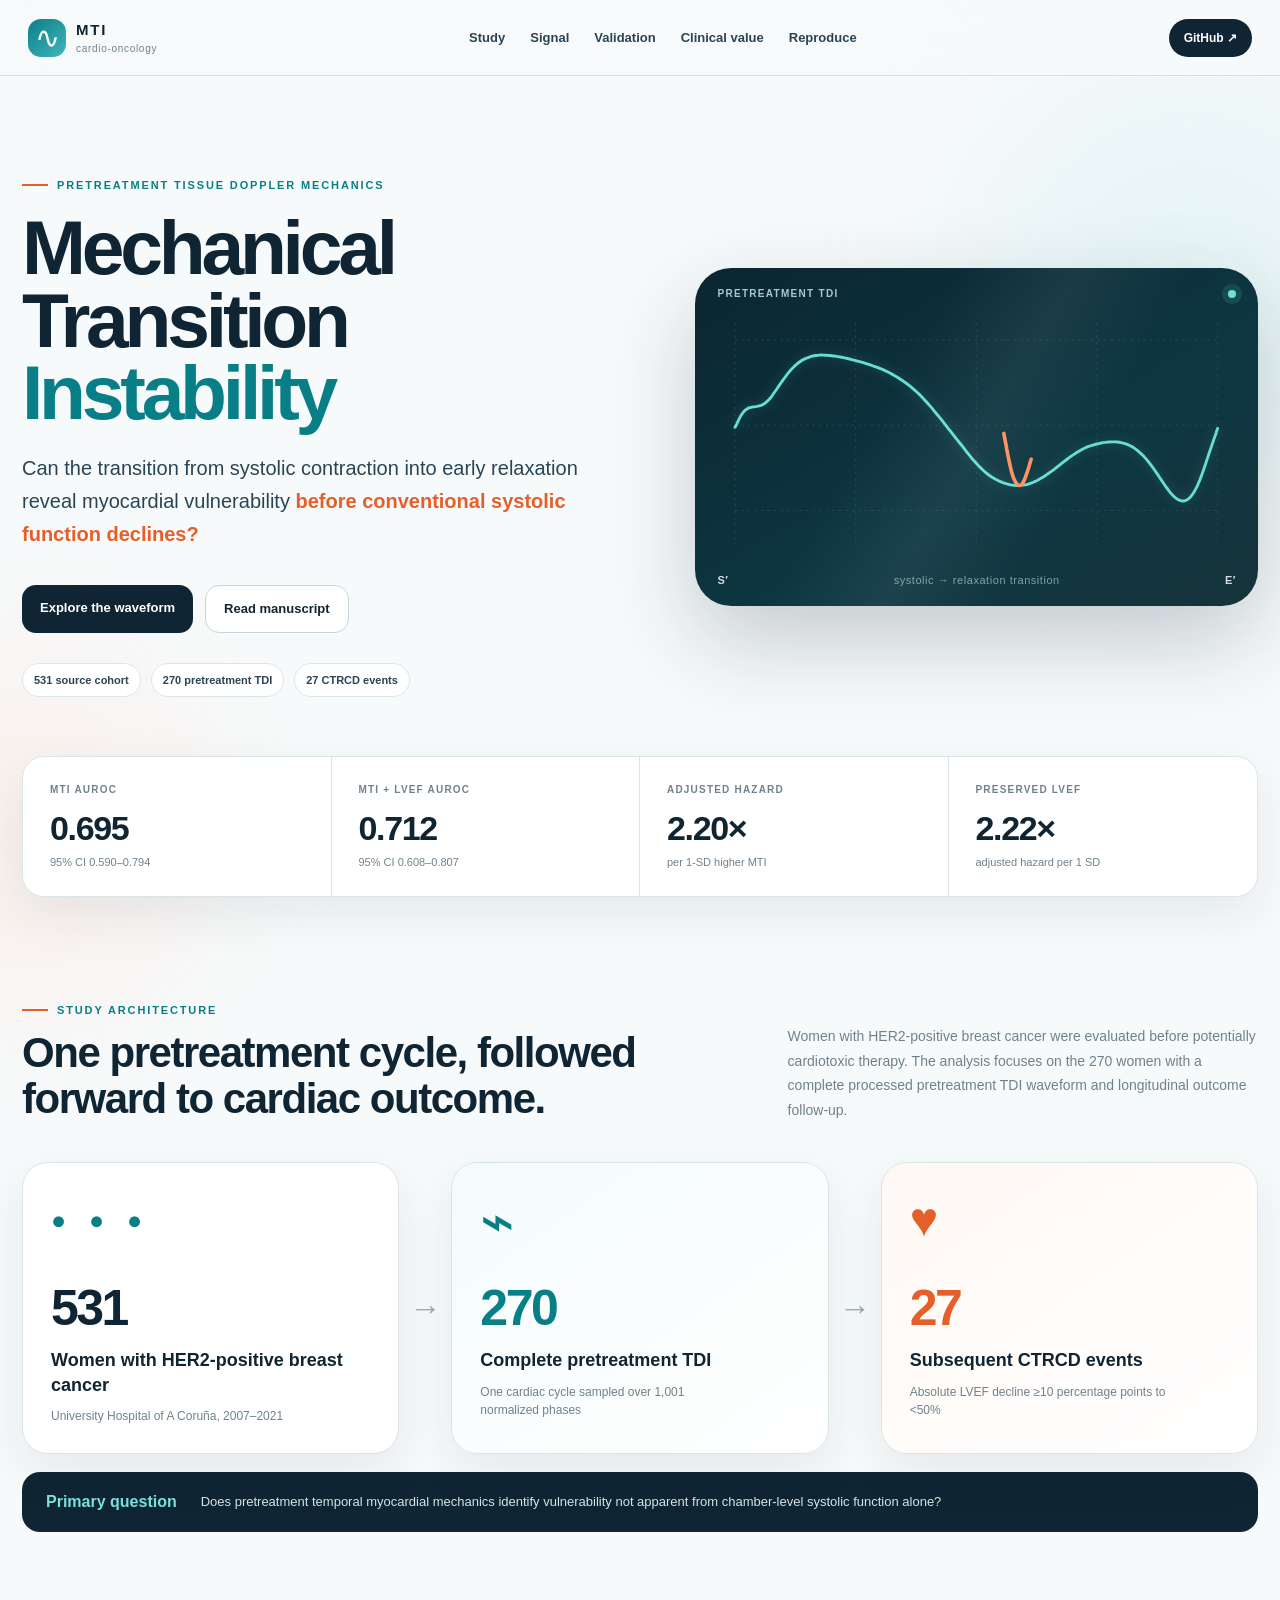
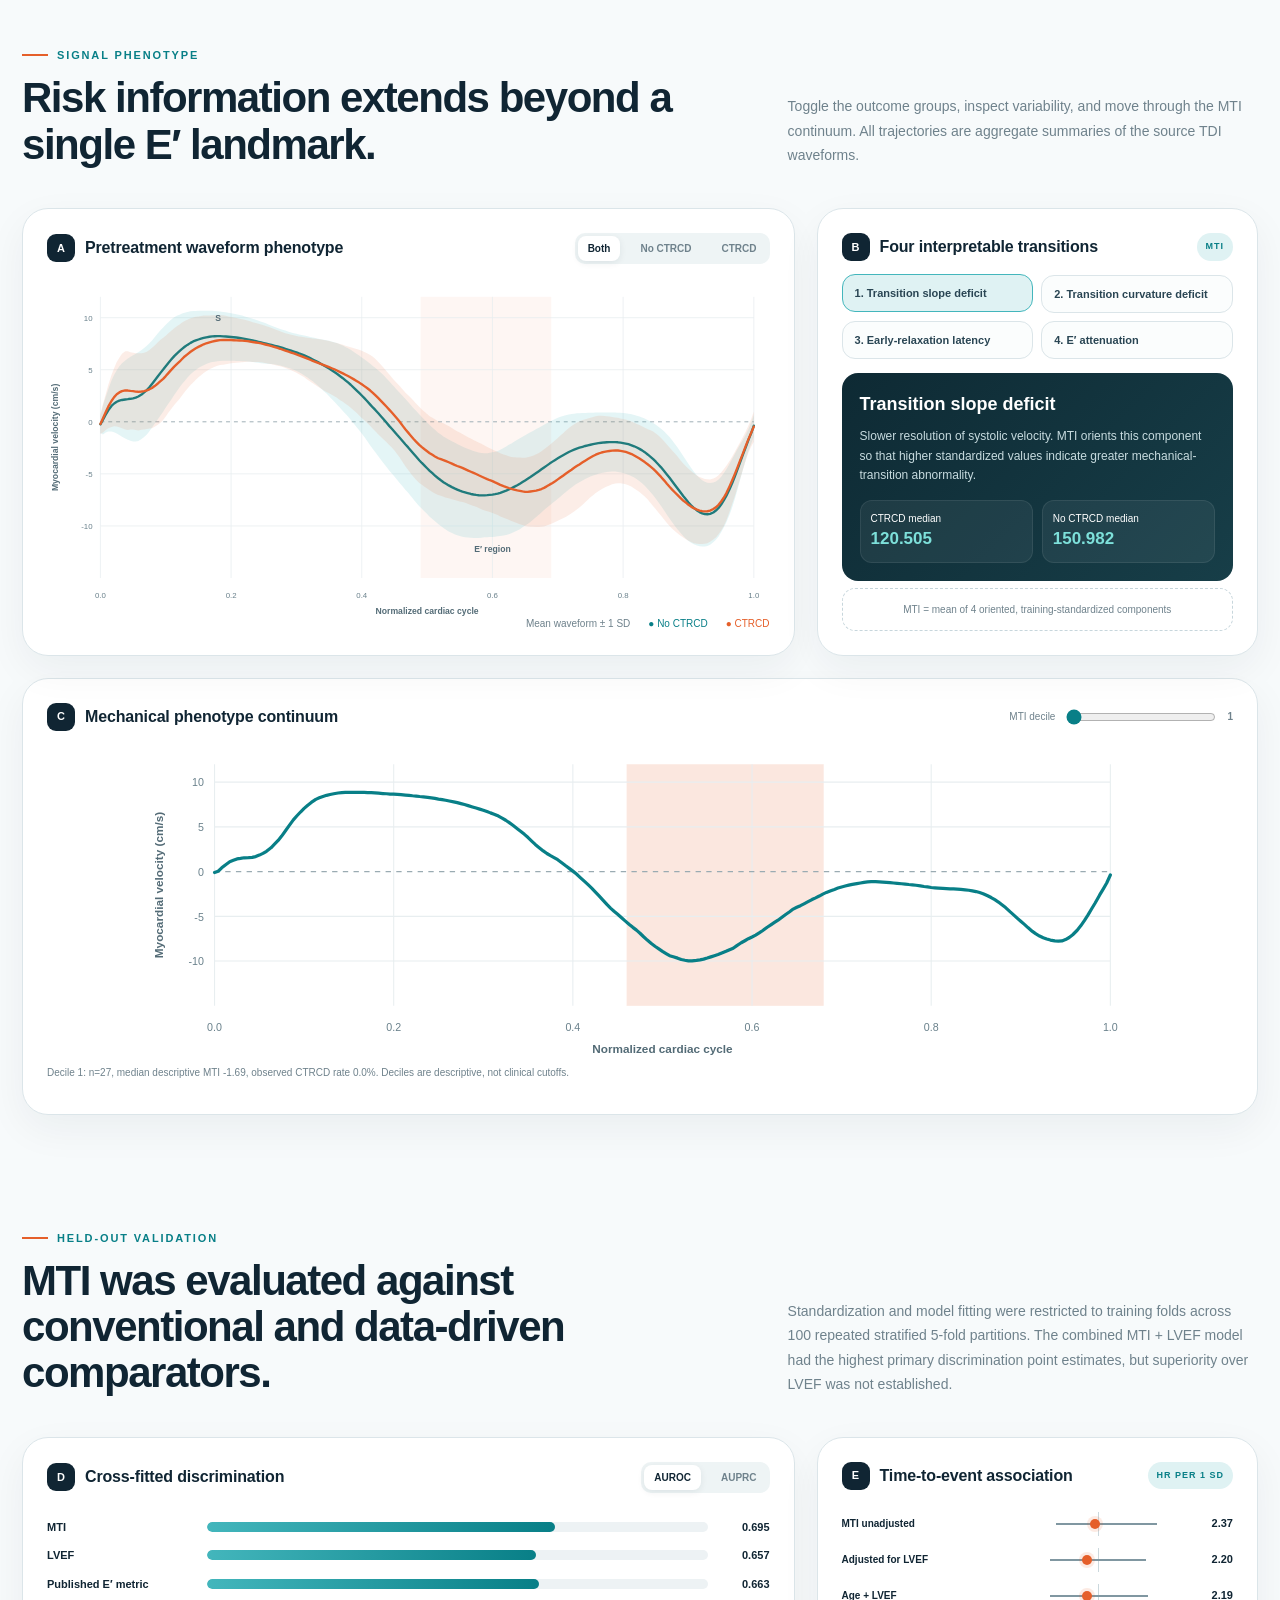
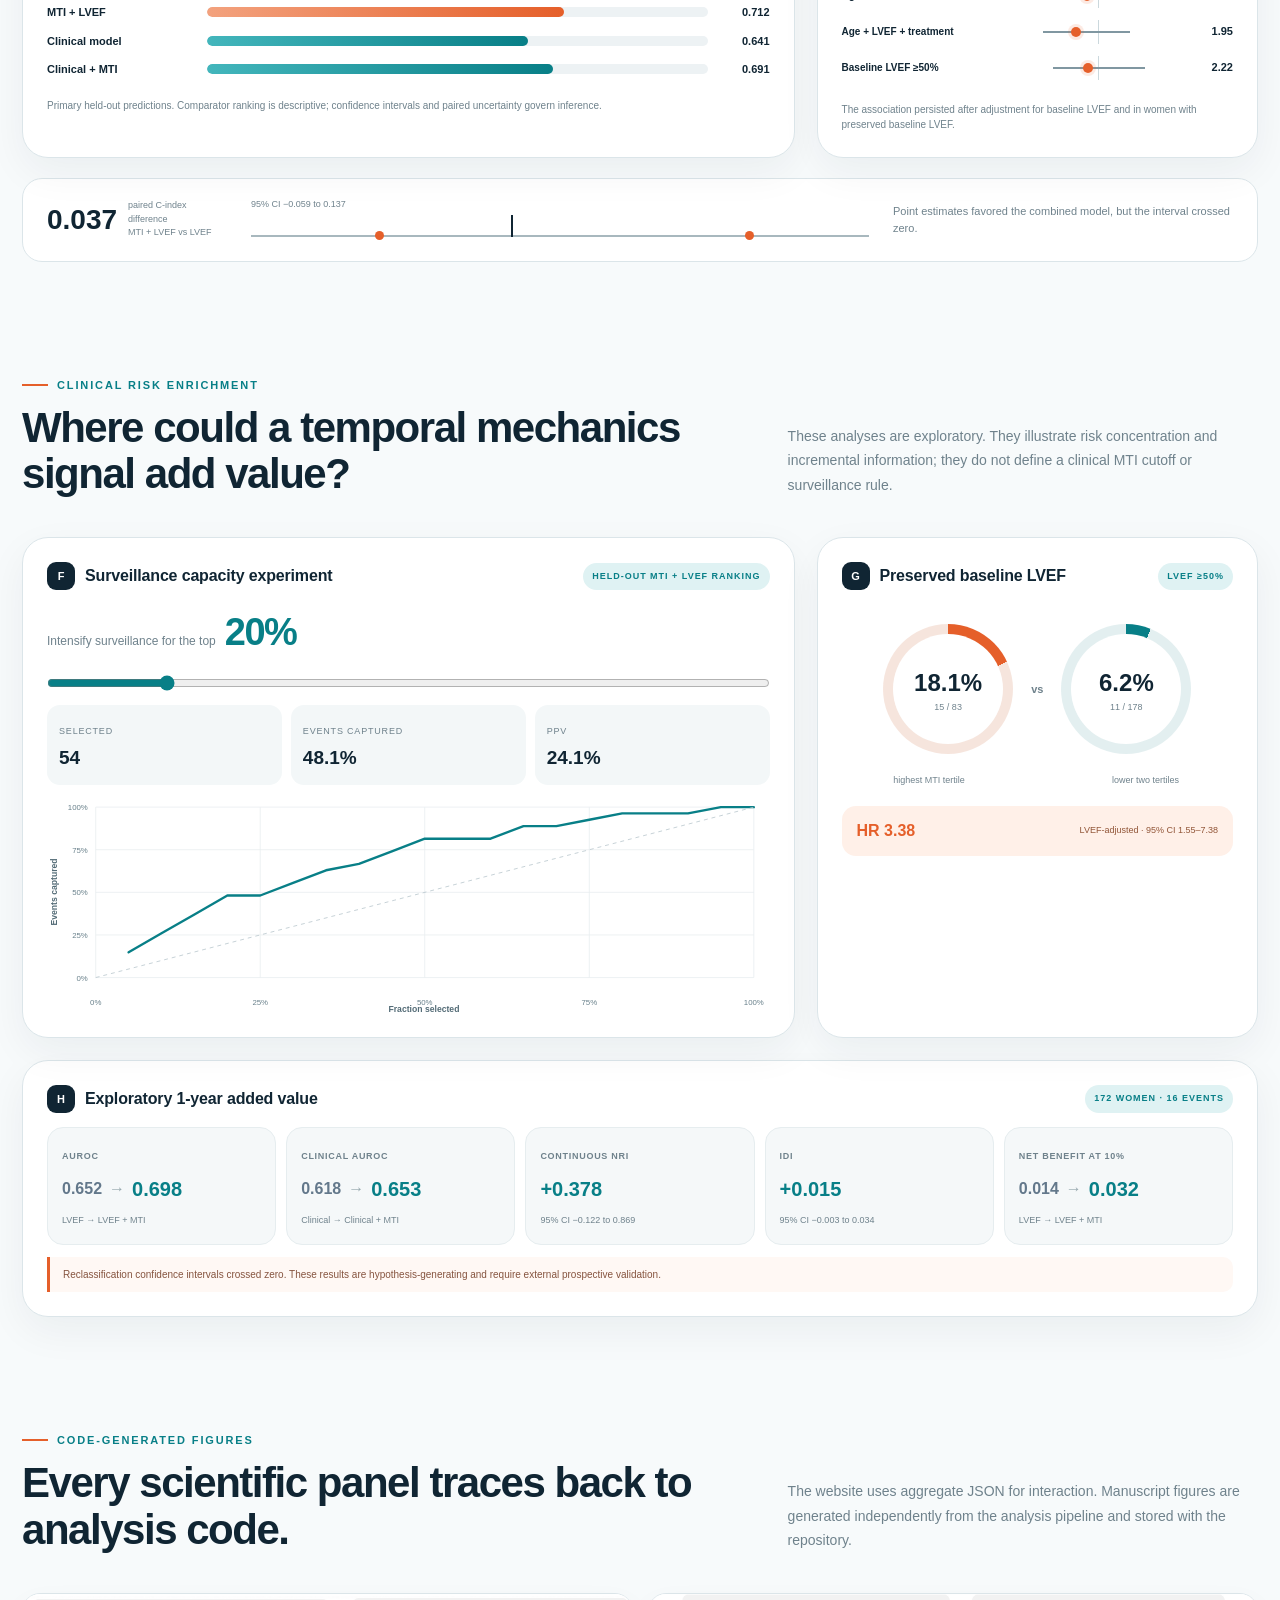
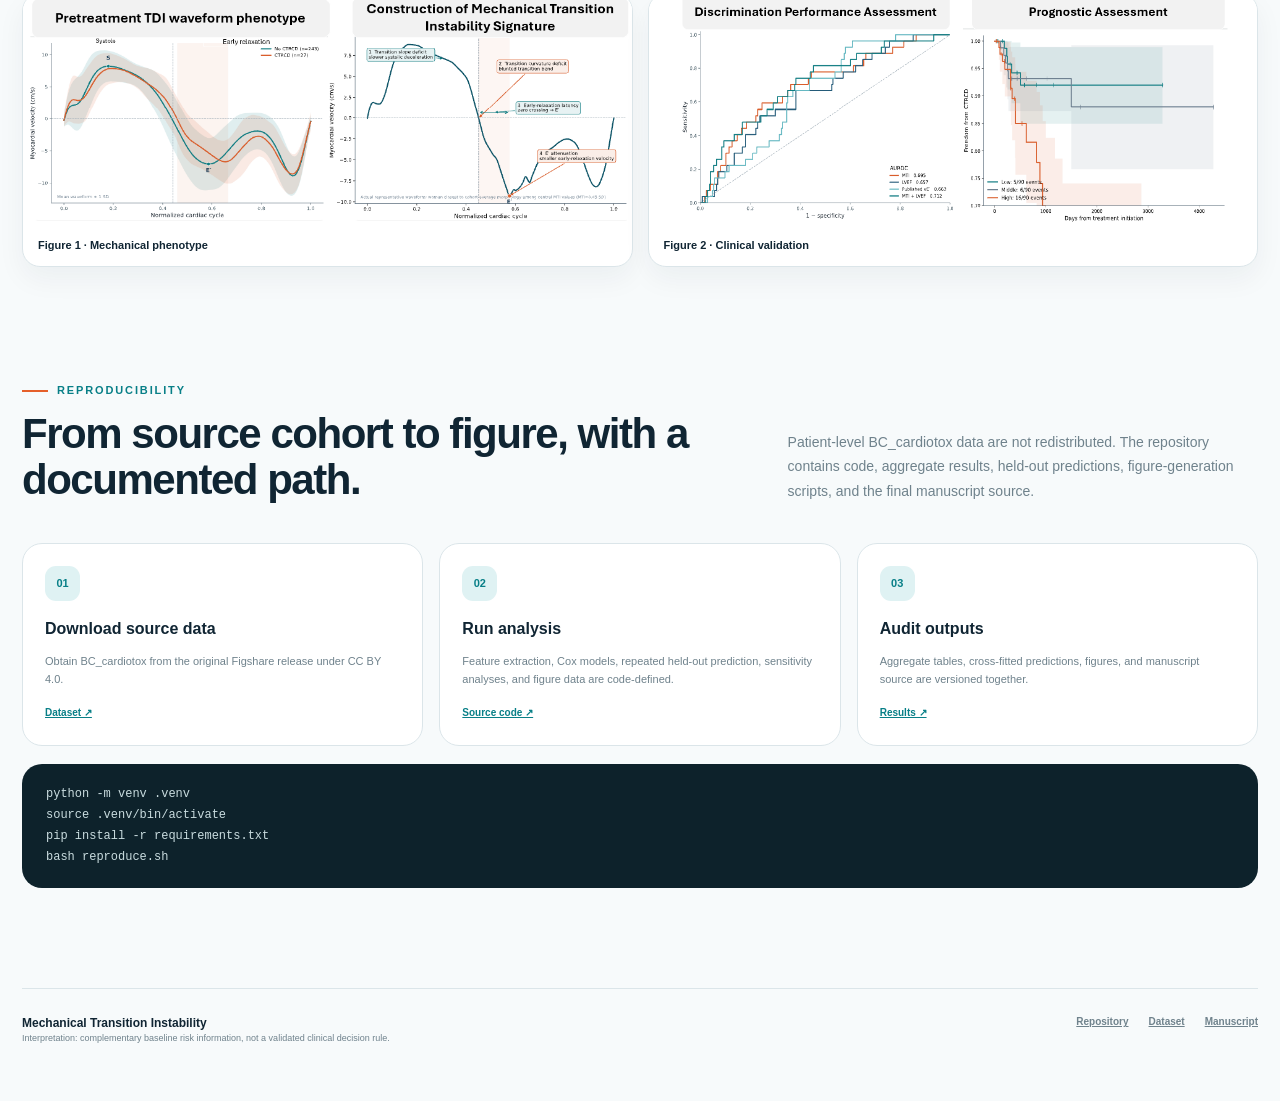
<file: docs/index.html>
<!doctype html>
<html lang="en">
<head>
  <meta charset="utf-8">
  <meta name="viewport" content="width=device-width,initial-scale=1">
  <meta name="theme-color" content="#f5f8fa">
  <meta name="description" content="Interactive research companion for Mechanical Transition Instability from pretreatment Tissue Doppler Imaging in HER2-positive breast cancer.">
  <title>MTI Cardio-Oncology · Research Companion</title>
  <link rel="stylesheet" href="styles.css">
</head>
<body>
  <div class="page-glow glow-a"></div><div class="page-glow glow-b"></div>
  <header class="site-nav">
    <a class="brand" href="#top" aria-label="MTI home"><span class="brand-wave">∿</span><span><b>MTI</b><small>cardio-oncology</small></span></a>
    <nav aria-label="Primary">
      <a href="#study">Study</a><a href="#signal">Signal</a><a href="#validation">Validation</a><a href="#clinical">Clinical value</a><a href="#reproduce">Reproduce</a>
    </nav>
    <a class="nav-cta" href="https://github.com/rdharini2001/MTI_CardioOncology" target="_blank" rel="noopener">GitHub ↗</a>
  </header>

  <main id="top">
    <section class="hero section-shell">
      <div class="hero-copy reveal">
        <div class="eyebrow"><span></span> PRETREATMENT TISSUE DOPPLER MECHANICS</div>
        <h1>Mechanical Transition <em>Instability</em></h1>
        <p class="hero-deck">Can the transition from systolic contraction into early relaxation reveal myocardial vulnerability <strong>before conventional systolic function declines?</strong></p>
        <div class="hero-actions">
          <a class="button primary" href="#signal">Explore the waveform</a>
          <a class="button secondary" href="downloads/JCF_MTI_Brief_Report.md">Read manuscript</a>
        </div>
        <div class="hero-meta"><span>531 source cohort</span><span>270 pretreatment TDI</span><span>27 CTRCD events</span></div>
      </div>
      <div class="hero-visual reveal delay-1">
        <div class="signal-card">
          <div class="signal-label"><span>PRETREATMENT TDI</span><span class="live-dot"></span></div>
          <svg id="heroWave" viewBox="0 0 720 360" role="img" aria-label="Animated pretreatment Tissue Doppler waveform"></svg>
          <div class="signal-footer"><span>S′</span><span>systolic → relaxation transition</span><span>E′</span></div>
        </div>
      </div>
    </section>

    <section class="metric-strip section-shell reveal" aria-label="Headline results">
      <article><span>MTI AUROC</span><strong>0.695</strong><small>95% CI 0.590–0.794</small></article>
      <article><span>MTI + LVEF AUROC</span><strong>0.712</strong><small>95% CI 0.608–0.807</small></article>
      <article><span>Adjusted hazard</span><strong>2.20×</strong><small>per 1-SD higher MTI</small></article>
      <article><span>Preserved LVEF</span><strong>2.22×</strong><small>adjusted hazard per 1 SD</small></article>
    </section>

    <section id="study" class="section-shell section-block">
      <div class="section-intro reveal"><div><div class="eyebrow"><span></span> STUDY ARCHITECTURE</div><h2>One pretreatment cycle, followed forward to cardiac outcome.</h2></div><p>Women with HER2-positive breast cancer were evaluated before potentially cardiotoxic therapy. The analysis focuses on the 270 women with a complete processed pretreatment TDI waveform and longitudinal outcome follow-up.</p></div>
      <div class="study-flow reveal delay-1">
        <article class="study-node"><div class="node-icon people">● ● ●</div><b>531</b><h3>Women with HER2-positive breast cancer</h3><p>University Hospital of A Coruña, 2007–2021</p></article>
        <div class="flow-arrow">→</div>
        <article class="study-node accent"><div class="node-icon echo">⌁</div><b>270</b><h3>Complete pretreatment TDI</h3><p>One cardiac cycle sampled over 1,001 normalized phases</p></article>
        <div class="flow-arrow">→</div>
        <article class="study-node hot"><div class="node-icon heart">♥</div><b>27</b><h3>Subsequent CTRCD events</h3><p>Absolute LVEF decline ≥10 percentage points to &lt;50%</p></article>
      </div>
      <div class="study-note reveal"><strong>Primary question</strong><span>Does pretreatment temporal myocardial mechanics identify vulnerability not apparent from chamber-level systolic function alone?</span></div>
    </section>

    <section id="signal" class="section-shell section-block">
      <div class="section-intro reveal"><div><div class="eyebrow"><span></span> SIGNAL PHENOTYPE</div><h2>Risk information extends beyond a single E′ landmark.</h2></div><p>Toggle the outcome groups, inspect variability, and move through the MTI continuum. All trajectories are aggregate summaries of the source TDI waveforms.</p></div>
      <div class="signal-grid">
        <article class="panel chart-panel reveal">
          <div class="panel-head"><div><span class="panel-index">A</span><h3>Pretreatment waveform phenotype</h3></div><div class="segmented" id="groupToggle"><button class="active" data-group="both">Both</button><button data-group="No CTRCD">No CTRCD</button><button data-group="CTRCD">CTRCD</button></div></div>
          <svg id="waveChart" class="chart" viewBox="0 0 920 430" role="img" aria-label="Pretreatment TDI waveforms"></svg>
          <div class="chart-caption"><span>Mean waveform ± 1 SD</span><span class="teal-key">● No CTRCD</span><span class="orange-key">● CTRCD</span></div>
        </article>
        <article class="panel components reveal delay-1">
          <div class="panel-head"><div><span class="panel-index">B</span><h3>Four interpretable transitions</h3></div><span class="small-tag">MTI</span></div>
          <div id="componentButtons" class="component-buttons"></div>
          <div id="componentDetail" class="component-detail"></div>
          <div class="equation">MTI = mean of 4 oriented, training-standardized components</div>
        </article>
      </div>
      <article class="panel decile-panel reveal">
        <div class="panel-head"><div><span class="panel-index">C</span><h3>Mechanical phenotype continuum</h3></div><label>MTI decile <input id="decileSlider" type="range" min="1" max="10" value="1"><b id="decileValue">1</b></label></div>
        <svg id="decileChart" class="chart compact" viewBox="0 0 920 290"></svg>
        <p id="decileCaption" class="chart-caption single"></p>
      </article>
    </section>

    <section id="validation" class="section-shell section-block">
      <div class="section-intro reveal"><div><div class="eyebrow"><span></span> HELD-OUT VALIDATION</div><h2>MTI was evaluated against conventional and data-driven comparators.</h2></div><p>Standardization and model fitting were restricted to training folds across 100 repeated stratified 5-fold partitions. The combined MTI + LVEF model had the highest primary discrimination point estimates, but superiority over LVEF was not established.</p></div>
      <div class="validation-grid">
        <article class="panel reveal">
          <div class="panel-head"><div><span class="panel-index">D</span><h3>Cross-fitted discrimination</h3></div><div class="metric-tabs" id="metricTabs"><button class="active" data-metric="auroc">AUROC</button><button data-metric="auprc">AUPRC</button></div></div>
          <div id="modelBars" class="model-bars"></div>
          <p class="micro-note">Primary held-out predictions. Comparator ranking is descriptive; confidence intervals and paired uncertainty govern inference.</p>
        </article>
        <article class="panel reveal delay-1">
          <div class="panel-head"><div><span class="panel-index">E</span><h3>Time-to-event association</h3></div><span class="small-tag">HR per 1 SD</span></div>
          <div id="forestPlot" class="forest"></div>
          <p class="micro-note">The association persisted after adjustment for baseline LVEF and in women with preserved baseline LVEF.</p>
        </article>
      </div>
      <div class="inference-callout reveal"><div><strong>0.037</strong><span>paired C-index difference<br>MTI + LVEF vs LVEF</span></div><div class="ci-track"><i style="left:20%"></i><i class="zero" style="left:42%"></i><i style="left:80%"></i><span>95% CI −0.059 to 0.137</span></div><p>Point estimates favored the combined model, but the interval crossed zero.</p></div>
    </section>

    <section id="clinical" class="section-shell section-block">
      <div class="section-intro reveal"><div><div class="eyebrow"><span></span> CLINICAL RISK ENRICHMENT</div><h2>Where could a temporal mechanics signal add value?</h2></div><p>These analyses are exploratory. They illustrate risk concentration and incremental information; they do not define a clinical MTI cutoff or surveillance rule.</p></div>
      <div class="clinical-grid">
        <article class="panel reveal">
          <div class="panel-head"><div><span class="panel-index">F</span><h3>Surveillance capacity experiment</h3></div><span class="small-tag">held-out MTI + LVEF ranking</span></div>
          <div class="capacity"><span>Intensify surveillance for the top</span><strong id="capacityPct">20%</strong></div>
          <input id="riskSlider" class="wide-range" type="range" min="5" max="100" step="5" value="20">
          <div class="capacity-stats"><div><span>selected</span><b id="selectedN">54</b></div><div><span>events captured</span><b id="capturePct">48.1%</b></div><div><span>PPV</span><b id="selectedPpv">24.1%</b></div></div>
          <svg id="riskChart" class="chart compact" viewBox="0 0 920 280"></svg>
        </article>
        <article class="panel reveal delay-1">
          <div class="panel-head"><div><span class="panel-index">G</span><h3>Preserved baseline LVEF</h3></div><span class="small-tag">LVEF ≥50%</span></div>
          <div class="preserved-visual"><div class="ring high"><span><b>18.1%</b><small>15 / 83</small></span></div><div class="vs">vs</div><div class="ring lower"><span><b>6.2%</b><small>11 / 178</small></span></div></div>
          <div class="preserved-labels"><span>highest MTI tertile</span><span>lower two tertiles</span></div>
          <div class="hr-chip"><b>HR 3.38</b><span>LVEF-adjusted · 95% CI 1.55–7.38</span></div>
        </article>
      </div>
      <article class="panel added-panel reveal">
        <div class="panel-head"><div><span class="panel-index">H</span><h3>Exploratory 1-year added value</h3></div><span class="small-tag">172 women · 16 events</span></div>
        <div class="added-grid">
          <div class="delta-card"><span>AUROC</span><div><b>0.652</b><i>→</i><strong>0.698</strong></div><small>LVEF → LVEF + MTI</small></div>
          <div class="delta-card"><span>Clinical AUROC</span><div><b>0.618</b><i>→</i><strong>0.653</strong></div><small>Clinical → Clinical + MTI</small></div>
          <div class="delta-card"><span>Continuous NRI</span><div><strong>+0.378</strong></div><small>95% CI −0.122 to 0.869</small></div>
          <div class="delta-card"><span>IDI</span><div><strong>+0.015</strong></div><small>95% CI −0.003 to 0.034</small></div>
          <div class="delta-card"><span>Net benefit at 10%</span><div><b>0.014</b><i>→</i><strong>0.032</strong></div><small>LVEF → LVEF + MTI</small></div>
        </div>
        <div class="warning-note">Reclassification confidence intervals crossed zero. These results are hypothesis-generating and require external prospective validation.</div>
      </article>
    </section>

    <section class="section-shell section-block figures-section">
      <div class="section-intro reveal"><div><div class="eyebrow"><span></span> CODE-GENERATED FIGURES</div><h2>Every scientific panel traces back to analysis code.</h2></div><p>The website uses aggregate JSON for interaction. Manuscript figures are generated independently from the analysis pipeline and stored with the repository.</p></div>
      <div class="figure-gallery reveal">
        <a href="downloads/Figure1_JCF_MTI_mechanism.png"><img src="downloads/MTI_construction.png" alt="MTI mechanism figure"><span>Figure 1 · Mechanical phenotype</span></a>
        <a href="downloads/Figure2_JCF_MTI_clinical.png"><img src="downloads/MTI_clinical.png" alt="MTI clinical validation figure"><span>Figure 2 · Clinical validation</span></a>
      </div>
    </section>

    <section id="reproduce" class="section-shell section-block">
      <div class="section-intro reveal"><div><div class="eyebrow"><span></span> REPRODUCIBILITY</div><h2>From source cohort to figure, with a documented path.</h2></div><p>Patient-level BC_cardiotox data are not redistributed. The repository contains code, aggregate results, held-out predictions, figure-generation scripts, and the final manuscript source.</p></div>
      <div class="repro-grid reveal">
        <article><span>01</span><h3>Download source data</h3><p>Obtain BC_cardiotox from the original Figshare release under CC BY 4.0.</p><a href="https://doi.org/10.6084/m9.figshare.22650748.v4" target="_blank" rel="noopener">Dataset ↗</a></article>
        <article><span>02</span><h3>Run analysis</h3><p>Feature extraction, Cox models, repeated held-out prediction, sensitivity analyses, and figure data are code-defined.</p><a href="https://github.com/rdharini2001/MTI_CardioOncology/tree/main/src" target="_blank" rel="noopener">Source code ↗</a></article>
        <article><span>03</span><h3>Audit outputs</h3><p>Aggregate tables, cross-fitted predictions, figures, and manuscript source are versioned together.</p><a href="https://github.com/rdharini2001/MTI_CardioOncology/tree/main/results" target="_blank" rel="noopener">Results ↗</a></article>
      </div>
      <pre class="code reveal"><code>python -m venv .venv
source .venv/bin/activate
pip install -r requirements.txt
bash reproduce.sh</code></pre>
    </section>
  </main>

  <footer class="footer"><div><b>Mechanical Transition Instability</b><span>Interpretation: complementary baseline risk information, not a validated clinical decision rule.</span></div><div><a href="https://github.com/rdharini2001/MTI_CardioOncology">Repository</a><a href="https://doi.org/10.6084/m9.figshare.22650748.v4">Dataset</a><a href="downloads/JCF_MTI_Brief_Report.md">Manuscript</a></div></footer>
  <script src="app.js"></script>
</body>
</html>
</file>
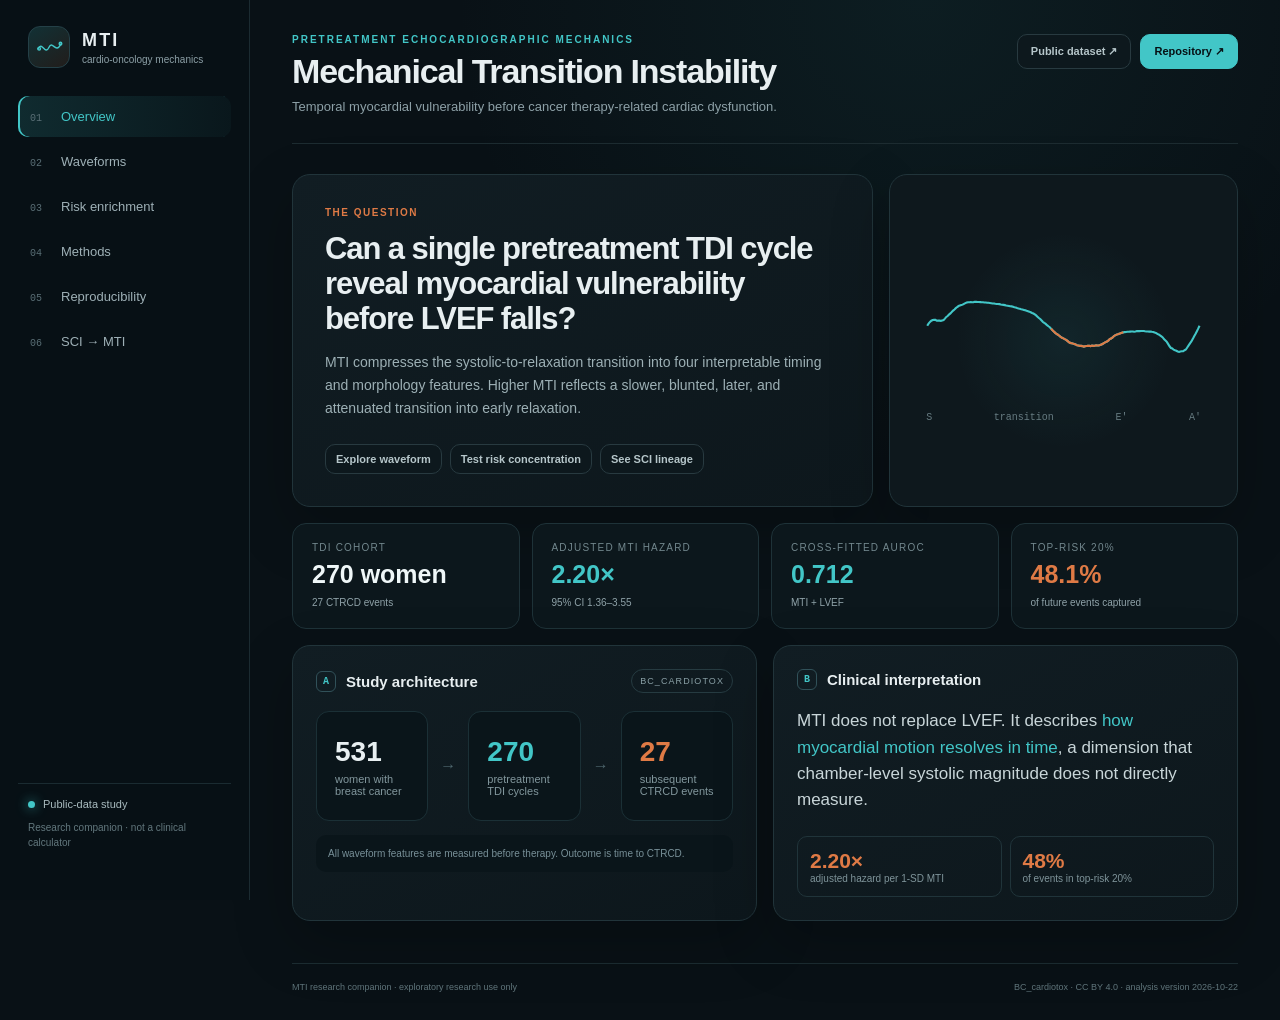
<file: site/index.html>
<!doctype html>
<html lang="en">
<head>
  <meta charset="utf-8" />
  <meta name="viewport" content="width=device-width,initial-scale=1" />
  <meta name="description" content="Interactive research companion for Mechanical Transition Instability in breast cancer cardio-oncology." />
  <title>MTI · Mechanical Transition Instability</title>
  <link rel="stylesheet" href="styles.css" />
</head>
<body>
  <div class="app-shell">
    <aside class="sidebar">
      <div class="brand">
        <div class="brand-mark" aria-hidden="true">
          <svg viewBox="0 0 48 48"><path d="M6 26c7-13 11 11 17-2s10 12 19-6"/><circle cx="8" cy="26" r="2"/><circle cx="41" cy="18" r="2"/></svg>
        </div>
        <div><strong>MTI</strong><span>cardio-oncology mechanics</span></div>
      </div>
      <nav id="nav">
        <button class="nav-item active" data-tab="overview"><span>01</span>Overview</button>
        <button class="nav-item" data-tab="waveforms"><span>02</span>Waveforms</button>
        <button class="nav-item" data-tab="risk"><span>03</span>Risk enrichment</button>
        <button class="nav-item" data-tab="methods"><span>04</span>Methods</button>
        <button class="nav-item" data-tab="repro"><span>05</span>Reproducibility</button>
        <button class="nav-item" data-tab="lineage"><span>06</span>SCI → MTI</button>
      </nav>
      <div class="side-foot">
        <div class="status-dot"><i></i>Public-data study</div>
        <p>Research companion · not a clinical calculator</p>
      </div>
    </aside>

    <main class="main">
      <header class="topbar">
        <div>
          <div class="eyebrow">PRETREATMENT ECHOCARDIOGRAPHIC MECHANICS</div>
          <h1>Mechanical Transition Instability</h1>
          <p>Temporal myocardial vulnerability before cancer therapy-related cardiac dysfunction.</p>
        </div>
        <div class="top-actions">
          <a class="ghost-btn" href="https://doi.org/10.6084/m9.figshare.22650748.v4" target="_blank" rel="noopener">Public dataset ↗</a>
          <a class="primary-btn" id="repoLink" href="https://github.com/rdharini2001/MTI-CardioOncology" target="_blank" rel="noopener">Repository ↗</a>
        </div>
      </header>

      <section class="tab active" id="overview">
        <div class="hero-grid">
          <article class="hero-card">
            <div class="hero-kicker">THE QUESTION</div>
            <h2>Can a single pretreatment TDI cycle reveal myocardial vulnerability before LVEF falls?</h2>
            <p>MTI compresses the systolic-to-relaxation transition into four interpretable timing and morphology features. Higher MTI reflects a slower, blunted, later, and attenuated transition into early relaxation.</p>
            <div class="hero-links">
              <button class="chip nav-jump" data-target="waveforms">Explore waveform</button>
              <button class="chip nav-jump" data-target="risk">Test risk concentration</button>
              <button class="chip nav-jump" data-target="lineage">See SCI lineage</button>
            </div>
          </article>
          <article class="pulse-card">
            <div class="pulse-visual" id="miniWave"></div>
            <div class="pulse-labels"><span>S</span><span>transition</span><span>E′</span><span>A′</span></div>
          </article>
        </div>

        <div class="metrics" id="metrics"></div>

        <div class="two-col">
          <article class="panel">
            <div class="panel-head"><div><span class="panel-no">A</span><h3>Study architecture</h3></div><span class="tag">BC_cardiotox</span></div>
            <div class="flow">
              <div class="flow-node"><b>531</b><span>women with breast cancer</span></div>
              <div class="flow-arrow">→</div>
              <div class="flow-node accent"><b>270</b><span>pretreatment TDI cycles</span></div>
              <div class="flow-arrow">→</div>
              <div class="flow-node hot"><b>27</b><span>subsequent CTRCD events</span></div>
            </div>
            <div class="note">All waveform features are measured before therapy. Outcome is time to CTRCD.</div>
          </article>
          <article class="panel">
            <div class="panel-head"><div><span class="panel-no">B</span><h3>Clinical interpretation</h3></div></div>
            <div class="statement">MTI does not replace LVEF. It describes <em>how myocardial motion resolves in time</em>, a dimension that chamber-level systolic magnitude does not directly measure.</div>
            <div class="mini-stats"><span><b>2.20×</b> adjusted hazard per 1-SD MTI</span><span><b>48%</b> of events in top-risk 20%</span></div>
          </article>
        </div>
      </section>

      <section class="tab" id="waveforms">
        <div class="section-heading"><div><div class="eyebrow">INTERACTIVE SIGNAL VIEW</div><h2>Where does the phenotype live?</h2></div><p>Toggle outcomes, change smoothing, or move through MTI deciles. The chart uses aggregate trajectories only.</p></div>
        <div class="chart-layout">
          <article class="panel chart-panel">
            <div class="chart-toolbar">
              <div class="segmented" id="groupToggle"><button class="on" data-series="both">Both</button><button data-series="CTRCD">CTRCD</button><button data-series="No CTRCD">No CTRCD</button></div>
              <label>Smoothing <input type="range" id="smoothSlider" min="1" max="13" step="2" value="1"><span id="smoothValue">raw aggregate</span></label>
            </div>
            <svg class="chart" id="waveChart" viewBox="0 0 920 430" role="img" aria-label="Pretreatment Tissue Doppler waveform chart"></svg>
          </article>
          <article class="panel component-panel">
            <div class="panel-head"><div><span class="panel-no">MTI</span><h3>Four-component anatomy</h3></div></div>
            <div class="component-list" id="componentList"></div>
            <div class="component-detail" id="componentDetail"></div>
          </article>
        </div>
        <article class="panel atlas-panel">
          <div class="panel-head"><div><span class="panel-no">C</span><h3>Phenotype continuum</h3></div><span class="tag">descriptive MTI deciles</span></div>
          <label class="atlas-control">MTI decile <input type="range" id="decileSlider" min="1" max="10" value="1"><b id="decileLabel">1</b></label>
          <svg class="chart compact" id="decileChart" viewBox="0 0 920 300"></svg>
          <p class="caption" id="decileCaption"></p>
        </article>
      </section>

      <section class="tab" id="risk">
        <div class="section-heading"><div><div class="eyebrow">HELD-OUT RISK RANKING</div><h2>What if surveillance capacity is limited?</h2></div><p>This is a risk-concentration experiment, not a treatment rule. Rankings come from repeated held-out MTI + LVEF predictions.</p></div>
        <div class="risk-grid">
          <article class="panel">
            <div class="slider-readout">
              <div><span>Intensify surveillance for top</span><strong id="fractionText">20%</strong></div>
              <input type="range" id="riskSlider" min="5" max="100" step="5" value="20">
            </div>
            <div class="triage-cards"><div><span>Patients selected</span><b id="selectedN">54</b></div><div><span>Events captured</span><b id="captureText">48.1%</b></div><div><span>PPV in selected group</span><b id="ppvText">24.1%</b></div></div>
            <svg class="chart compact" id="captureChart" viewBox="0 0 920 320"></svg>
          </article>
          <article class="panel">
            <div class="panel-head"><div><span class="panel-no">D</span><h3>Why this matters</h3></div></div>
            <div class="big-callout"><span id="capturedCount">13 of 27</span><p>future CTRCD events fall within the highest-risk 20% by cross-fitted MTI + LVEF ranking.</p></div>
            <div class="warning">Exploratory. External validation is required before changing surveillance intensity.</div>
          </article>
        </div>
        <div class="two-col">
          <article class="panel"><div class="panel-head"><div><span class="panel-no">E</span><h3>Model comparison</h3></div></div><div id="modelBars" class="model-bars"></div></article>
          <article class="panel"><div class="panel-head"><div><span class="panel-no">F</span><h3>Adjusted association</h3></div></div><div id="forest" class="forest"></div></article>
        </div>
      </section>

      <section class="tab" id="methods">
        <div class="section-heading"><div><div class="eyebrow">ANALYSIS PIPELINE</div><h2>Interpretable by construction</h2></div><p>The score is deliberately simple: four oriented features, training-fold standardization, equal weights.</p></div>
        <div class="method-grid">
          <article class="panel method-step"><span>01</span><h3>Normalize one cycle</h3><p>Each public TDI trajectory is represented on 1,001 phases from 0 to 1.</p></article>
          <article class="panel method-step"><span>02</span><h3>Landmark motion</h3><p>Identify S peak, systolic zero crossing, and the subsequent E′ nadir after Savitzky-Golay smoothing.</p></article>
          <article class="panel method-step"><span>03</span><h3>Describe transition</h3><p>Measure slope deficit, curvature deficit, early-relaxation latency, and E′ attenuation.</p></article>
          <article class="panel method-step"><span>04</span><h3>Validate without leakage</h3><p>Standardize and fit only in training folds across 100 repeated stratified 5-fold partitions.</p></article>
        </div>
        <article class="panel equation-card"><div class="equation">MTI = ¼ ( z<sub>slope</sub> + z<sub>curvature</sub> + z<sub>latency</sub> + z<sub>E′ attenuation</sub> )</div><p>All components are oriented so higher values indicate greater mechanical-transition abnormality.</p></article>
        <div class="two-col">
          <article class="panel"><h3>Primary inferential target</h3><p>Time to CTRCD using Cox proportional hazards models. Effect size is HR per 1-SD higher MTI.</p><ul><li>MTI alone</li><li>MTI + baseline LVEF</li><li>Age + LVEF adjustment</li><li>Treatment-adjusted complete-case sensitivity</li></ul></article>
          <article class="panel"><h3>Robustness</h3><ul><li>Preserved baseline LVEF ≥50%</li><li>Smoothing windows 21 to 61 samples</li><li>Leave-one-component-out analyses</li><li>Whole-waveform functional permutation testing</li><li>Continuous spline test for nonlinearity</li></ul></article>
        </div>
      </section>

      <section class="tab" id="repro">
        <div class="section-heading"><div><div class="eyebrow">REPRODUCIBILITY</div><h2>Every plotted value traces back to code.</h2></div><p>No patient-level BC_cardiotox data are redistributed in the repository.</p></div>
        <div class="repro-grid">
          <article class="panel repo-card"><h3>Current MTI repository</h3><p>Analysis scripts, repeated cross-validation, bootstrap inference, figure code, manuscript, and this interactive companion.</p><a href="https://github.com/rdharini2001/MTI-CardioOncology" target="_blank" rel="noopener">github.com/rdharini2001/MTI-CardioOncology ↗</a></article>
          <article class="panel repo-card"><h3>Public source data</h3><p>BC_cardiotox is a 531-woman breast cancer cardiotoxicity dataset. The repository provides a downloader path, not a copy of patient-level data.</p><a href="https://doi.org/10.6084/m9.figshare.22650748.v4" target="_blank" rel="noopener">Figshare dataset ↗</a></article>
          <article class="panel repo-card"><h3>Manuscript outputs</h3><p>JCF-ready blinded manuscript, one multipanel table, two high-resolution multipanel figures, and figure legends.</p><a href="downloads/JCF_MTI_Brief_Report.md">Read manuscript source</a></article>
        </div>
        <article class="panel code-block"><pre><code>python -m venv .venv
source .venv/bin/activate
pip install -r requirements.txt
# download the public BC_cardiotox CSV into data/
python src/run_analysis.py
python src/nature_figures_extended.py --bootstrap 5000 --permutations 5000
python src/build_site_data.py</code></pre></article>
      </section>

      <section class="tab" id="lineage">
        <div class="section-heading"><div><div class="eyebrow">CONCEPTUAL LINEAGE</div><h2>Same question, different echocardiographic representation.</h2></div><p>The earlier SCI work is retained as project history only. Its EchoRisk results are not evidence for the current manuscript.</p></div>
        <div class="lineage-grid">
          <article class="panel legacy-card">
            <span class="legacy-badge">LEGACY CONCEPT</span><h3>Systolic Completion Instability</h3><p>2D apical 4-chamber cine → LV cavity geometry over time.</p><div class="signal-icon cavity"><i></i><i></i><i></i><i></i></div><ul><li>Residual post-systolic narrowing</li><li>Delayed completion burden</li><li>Regional heterogeneity</li><li>Delayed segment fraction</li></ul><a href="https://github.com/rdharini2001/EchoRisk" target="_blank" rel="noopener">Previous SCI repository ↗</a>
          </article>
          <div class="lineage-arrow"><span>shared premise</span>→<b>temporal mechanical vulnerability</b>→</div>
          <article class="panel current-card">
            <span class="current-badge">CURRENT PUBLIC-DATA STUDY</span><h3>Mechanical Transition Instability</h3><p>Tissue Doppler echocardiography → myocardial velocity over time.</p><div class="signal-icon wave"><svg viewBox="0 0 120 38"><path d="M0 20 C12 20 10 2 25 5 C40 8 37 22 48 21 C61 20 55 36 70 33 C85 29 82 17 93 20 C104 22 104 35 120 27"/></svg></div><ul><li>Transition slope deficit</li><li>Transition curvature deficit</li><li>Early-relaxation latency</li><li>E′ attenuation</li></ul><button class="chip nav-jump" data-target="overview">Current evidence</button>
          </article>
        </div>
        <div class="lineage-note"><strong>What is preserved?</strong> Both approaches use echocardiography to ask whether abnormal temporal mechanics precede conventional systolic dysfunction. SCI emphasized spatially heterogeneous cavity completion; MTI uses a temporal TDI surrogate because it is the reproducible signal available in the fully public cohort.</div>
      </section>

      <footer><span>MTI research companion · exploratory research use only</span><span>BC_cardiotox · CC BY 4.0 · analysis version 2026-10-22</span></footer>
    </main>
  </div>
  <script src="app.js"></script>
</body>
</html>
</file>
<file: docs/styles.css>
:root{
  --ink:#102533;--ink2:#294553;--muted:#6f828c;--paper:#f7fafb;--panel:#ffffff;
  --line:#dbe5e9;--line2:#c7d6dc;--teal:#087f87;--teal2:#43b6bc;--teal-soft:#dff2f3;
  --orange:#e55f2a;--orange2:#f3a27e;--orange-soft:#fff0e8;--slate:#63788b;--navy:#173d59;
  --shadow:0 18px 50px rgba(16,37,51,.08);--radius:26px;
}
*{box-sizing:border-box}html{scroll-behavior:smooth}body{margin:0;background:var(--paper);color:var(--ink);font-family:Inter,ui-sans-serif,-apple-system,BlinkMacSystemFont,"Segoe UI",Roboto,Arial,sans-serif;line-height:1.5;overflow-x:hidden}
a{color:inherit}.page-glow{position:fixed;pointer-events:none;filter:blur(80px);opacity:.35;border-radius:50%;z-index:-1}.glow-a{width:420px;height:420px;background:#ccecef;top:80px;right:-120px}.glow-b{width:360px;height:360px;background:#ffe2d4;top:650px;left:-160px}
.site-nav{position:sticky;top:0;z-index:30;height:76px;display:flex;align-items:center;justify-content:space-between;padding:0 max(28px,calc((100vw - 1240px)/2));background:rgba(247,250,251,.88);backdrop-filter:blur(18px);border-bottom:1px solid rgba(199,214,220,.72)}
.brand{display:flex;align-items:center;gap:10px;text-decoration:none}.brand-wave{width:38px;height:38px;border-radius:13px;background:linear-gradient(135deg,var(--teal),var(--teal2));display:grid;place-items:center;color:#fff;font-size:30px;line-height:1}.brand span:last-child{display:flex;flex-direction:column}.brand b{font-size:15px;letter-spacing:.12em}.brand small{font-size:10px;color:var(--muted);letter-spacing:.07em}.site-nav nav{display:flex;gap:25px}.site-nav nav a{text-decoration:none;color:var(--ink2);font-size:13px;font-weight:700}.site-nav nav a:hover{color:var(--teal)}.nav-cta{font-size:12px;font-weight:800;text-decoration:none;padding:10px 15px;border-radius:999px;background:var(--ink);color:#fff}
.section-shell{width:min(1240px,calc(100% - 44px));margin-inline:auto}.hero{min-height:680px;display:grid;grid-template-columns:1.04fr .96fr;gap:64px;align-items:center;padding:86px 0 44px}.eyebrow{font-size:11px;font-weight:850;letter-spacing:.17em;color:var(--teal);display:flex;align-items:center;gap:9px}.eyebrow span{width:26px;height:2px;background:var(--orange);display:inline-block}.hero h1{font-size:clamp(50px,6vw,84px);line-height:.94;letter-spacing:-.055em;margin:18px 0 24px;max-width:690px}.hero h1 em{font-style:normal;color:var(--teal)}.hero-deck{font-size:20px;line-height:1.65;color:var(--ink2);max-width:690px}.hero-deck strong{color:var(--orange);font-weight:750}.hero-actions{display:flex;gap:12px;margin-top:34px}.button{text-decoration:none;font-size:13px;font-weight:800;padding:13px 18px;border-radius:14px}.button.primary{background:var(--ink);color:#fff}.button.secondary{background:#fff;border:1px solid var(--line2)}.hero-meta{display:flex;gap:10px;flex-wrap:wrap;margin-top:30px}.hero-meta span{font-size:11px;font-weight:750;color:var(--ink2);background:#fff;border:1px solid var(--line);padding:8px 11px;border-radius:999px}.signal-card{position:relative;border-radius:36px;background:linear-gradient(150deg,#0b2630,#0d3742 60%,#17333b);padding:18px 22px 17px;box-shadow:0 35px 90px rgba(16,37,51,.22);overflow:hidden}.signal-card:after{content:"";position:absolute;inset:0;background:linear-gradient(120deg,transparent 35%,rgba(255,255,255,.06),transparent 66%);pointer-events:none}.signal-label,.signal-footer{display:flex;justify-content:space-between;align-items:center;color:#a9c8ce;font-size:10px;letter-spacing:.13em;font-weight:800}.live-dot{width:8px;height:8px;background:#6de1d7;border-radius:50%;box-shadow:0 0 0 6px rgba(109,225,215,.12);animation:pulse 2s infinite}.signal-footer{font-size:11px;letter-spacing:.05em;color:#cfdee1}.signal-footer span:nth-child(2){font-weight:500;color:#7ea2a8}.signal-card svg{width:100%;display:block;margin:6px 0}.hero-wave{fill:none;stroke:#69ddd2;stroke-width:4;stroke-linecap:round;stroke-linejoin:round;filter:drop-shadow(0 0 8px rgba(105,221,210,.26));stroke-dasharray:1800;stroke-dashoffset:1800;animation:draw 2.7s ease forwards}.hero-hot{fill:none;stroke:#ff8f5d;stroke-width:5;stroke-linecap:round;stroke-dasharray:700;stroke-dashoffset:700;animation:draw 1.8s 1.3s ease forwards}.hero-gridline{stroke:#32515b;stroke-width:1;stroke-dasharray:3 6}
.metric-strip{display:grid;grid-template-columns:repeat(4,1fr);background:#fff;border:1px solid var(--line);border-radius:22px;box-shadow:var(--shadow);overflow:hidden}.metric-strip article{padding:25px 27px;border-right:1px solid var(--line);position:relative}.metric-strip article:last-child{border:0}.metric-strip span,.metric-strip small{display:block}.metric-strip span{font-size:10px;text-transform:uppercase;letter-spacing:.12em;font-weight:850;color:var(--muted)}.metric-strip strong{font-size:34px;letter-spacing:-.04em;color:var(--ink);display:block;margin:6px 0 0}.metric-strip small{font-size:11px;color:var(--muted)}
.section-block{padding:105px 0 10px}.section-intro{display:grid;grid-template-columns:1.2fr .8fr;gap:60px;align-items:end;margin-bottom:40px}.section-intro h2{font-size:42px;line-height:1.1;letter-spacing:-.035em;margin:12px 0 0;max-width:760px}.section-intro>p{margin:0;color:var(--muted);font-size:14px;line-height:1.75}.study-flow{display:grid;grid-template-columns:1fr 52px 1fr 52px 1fr;align-items:stretch}.study-node{background:#fff;border:1px solid var(--line);border-radius:var(--radius);padding:28px;box-shadow:var(--shadow);min-height:280px}.study-node.accent{background:linear-gradient(145deg,#f4fbfb,#fff)}.study-node.hot{background:linear-gradient(145deg,#fff8f4,#fff)}.study-node b{display:block;font-size:50px;letter-spacing:-.05em;margin-top:22px}.study-node.accent b{color:var(--teal)}.study-node.hot b{color:var(--orange)}.study-node h3{font-size:18px;line-height:1.35;margin:2px 0 10px}.study-node p{font-size:12px;color:var(--muted);margin:0;max-width:260px}.node-icon{height:58px;display:flex;align-items:center;color:var(--teal);font-size:25px;letter-spacing:8px}.node-icon.echo{font-size:58px;font-weight:200;letter-spacing:0}.node-icon.heart{color:var(--orange);font-size:48px}.flow-arrow{display:grid;place-items:center;font-size:32px;color:#98aab2}.study-note{display:flex;align-items:center;gap:24px;margin-top:18px;background:var(--ink);color:#fff;border-radius:18px;padding:18px 24px}.study-note strong{color:#7ae0dc;white-space:nowrap}.study-note span{font-size:13px;color:#d6e3e6}
.signal-grid,.validation-grid,.clinical-grid{display:grid;grid-template-columns:1.4fr .8fr;gap:22px}.panel{background:#fff;border:1px solid var(--line);border-radius:var(--radius);padding:24px;box-shadow:0 14px 40px rgba(16,37,51,.055)}.panel-head{display:flex;justify-content:space-between;align-items:center;gap:18px;margin-bottom:14px}.panel-head>div{display:flex;align-items:center;gap:10px}.panel-head h3{margin:0;font-size:16px;letter-spacing:-.01em}.panel-index{display:grid;place-items:center;width:28px;height:28px;border-radius:9px;background:var(--ink);color:#fff;font-size:11px;font-weight:900}.small-tag{font-size:9px;font-weight:850;letter-spacing:.11em;text-transform:uppercase;background:var(--teal-soft);color:var(--teal);padding:7px 9px;border-radius:999px}.segmented,.metric-tabs{display:flex;background:#eef4f5;border-radius:10px;padding:3px}.segmented button,.metric-tabs button{border:0;background:transparent;padding:7px 10px;border-radius:8px;font-size:10px;font-weight:800;color:var(--muted);cursor:pointer}.segmented button.active,.metric-tabs button.active{background:#fff;color:var(--ink);box-shadow:0 2px 7px rgba(16,37,51,.08)}.chart{width:100%;display:block}.chart.compact{height:auto;max-height:310px}.axis{stroke:#92a5ae;stroke-width:1}.grid{stroke:#e8eef0;stroke-width:1}.zero{stroke:#9aabb2;stroke-width:1.2;stroke-dasharray:5 5}.tick{font-size:10px;fill:#69808b}.axis-label{font-size:11px;fill:#536b76;font-weight:650}.wave-teal{fill:none;stroke:var(--teal);stroke-width:3;stroke-linecap:round;stroke-linejoin:round}.wave-orange{fill:none;stroke:var(--orange);stroke-width:3;stroke-linecap:round;stroke-linejoin:round}.band-teal{fill:rgba(67,182,188,.14)}.band-orange{fill:rgba(229,95,42,.11)}.e-region{fill:rgba(229,95,42,.055)}.chart-caption{font-size:10px;color:var(--muted);display:flex;gap:18px;justify-content:flex-end}.chart-caption.single{justify-content:flex-start}.teal-key{color:var(--teal)}.orange-key{color:var(--orange)}.components{display:flex;flex-direction:column}.component-buttons{display:grid;grid-template-columns:1fr 1fr;gap:8px}.component-buttons button{border:1px solid var(--line);background:#fbfdfd;color:var(--ink2);padding:12px;text-align:left;border-radius:13px;font-weight:750;font-size:11px;cursor:pointer;transition:.2s}.component-buttons button:hover,.component-buttons button.active{border-color:var(--teal2);background:var(--teal-soft);transform:translateY(-1px)}.component-detail{margin-top:14px;padding:18px;border-radius:16px;background:linear-gradient(135deg,#0e2a34,#173e48);color:#fff;min-height:160px}.component-detail h4{margin:0 0 9px;font-size:18px}.component-detail p{margin:0;color:#c7dbdf;font-size:12px;line-height:1.65}.component-detail .compare{display:grid;grid-template-columns:1fr 1fr;gap:9px;margin-top:14px}.component-detail .compare span{background:rgba(255,255,255,.06);border:1px solid rgba(255,255,255,.08);padding:10px;border-radius:12px;font-size:10px}.component-detail .compare b{display:block;font-size:17px;color:#7de0da}.equation{margin-top:auto;padding:13px;border:1px dashed var(--line2);border-radius:13px;color:var(--muted);font-size:10px;text-align:center}.decile-panel{margin-top:22px}.panel-head label{font-size:10px;color:var(--muted);display:flex;align-items:center;gap:9px}.panel-head input[type=range]{width:150px;accent-color:var(--teal)}
.model-bars{display:flex;flex-direction:column;gap:12px;padding:12px 0 6px}.model-row{display:grid;grid-template-columns:150px 1fr 52px;gap:10px;align-items:center}.model-row span{font-size:11px;font-weight:700}.bar-track{height:10px;background:#edf2f4;border-radius:999px;overflow:hidden}.bar{height:100%;border-radius:999px;background:linear-gradient(90deg,var(--teal2),var(--teal))}.model-row.hot .bar{background:linear-gradient(90deg,var(--orange2),var(--orange))}.model-row b{font-size:11px;text-align:right}.forest{display:flex;flex-direction:column;gap:12px;padding:8px 0}.forest-row{display:grid;grid-template-columns:170px 1fr 48px;align-items:center;gap:10px}.forest-row span{font-size:10px;font-weight:700}.forest-axis{height:24px;position:relative;background:linear-gradient(90deg,transparent 49.5%,#cbd8dd 49.5%,#cbd8dd 50.5%,transparent 50.5%)}.forest-ci{position:absolute;height:2px;background:#8097a1;top:11px}.forest-dot{position:absolute;width:10px;height:10px;border-radius:50%;background:var(--orange);top:7px;transform:translateX(-50%);box-shadow:0 0 0 3px rgba(229,95,42,.13)}.forest-row b{font-size:11px;text-align:right}.micro-note{font-size:10px;color:var(--muted);line-height:1.55;margin:14px 0 0}.inference-callout{margin-top:20px;display:grid;grid-template-columns:180px 1fr 340px;gap:24px;align-items:center;background:#fff;border:1px solid var(--line);border-radius:20px;padding:20px 24px}.inference-callout>div:first-child{display:flex;align-items:center;gap:11px}.inference-callout strong{font-size:28px}.inference-callout span{font-size:9px;color:var(--muted)}.ci-track{height:34px;position:relative;border-bottom:2px solid #a8b8be}.ci-track i{position:absolute;bottom:-5px;width:9px;height:9px;background:var(--orange);border-radius:50%}.ci-track i.zero{background:var(--ink);height:22px;width:2px;border-radius:0;bottom:-2px}.ci-track span{position:absolute;top:-5px;left:0}.inference-callout p{font-size:11px;color:var(--muted);margin:0}
.capacity{display:flex;align-items:baseline;gap:9px}.capacity span{font-size:12px;color:var(--muted)}.capacity strong{font-size:38px;color:var(--teal);letter-spacing:-.04em}.wide-range{width:100%;accent-color:var(--teal);margin:14px 0}.capacity-stats{display:grid;grid-template-columns:repeat(3,1fr);gap:9px;margin-bottom:8px}.capacity-stats div{background:#f3f7f8;border-radius:13px;padding:12px}.capacity-stats span{font-size:9px;text-transform:uppercase;letter-spacing:.09em;color:var(--muted)}.capacity-stats b{display:block;font-size:19px;margin-top:3px}.preserved-visual{display:flex;align-items:center;justify-content:center;gap:18px;padding:20px 0}.ring{width:130px;height:130px;border-radius:50%;display:grid;place-items:center;position:relative}.ring:before{content:"";position:absolute;inset:10px;border-radius:50%;background:#fff}.ring.high{background:conic-gradient(var(--orange) 18.1%,#f6e5dd 18.1%)}.ring.lower{background:conic-gradient(var(--teal) 6.2%,#e3eff0 6.2%)}.ring span{position:relative;text-align:center}.ring b,.ring small{display:block}.ring b{font-size:24px}.ring small{font-size:9px;color:var(--muted)}.vs{font-size:11px;color:var(--muted);font-weight:900}.preserved-labels{display:grid;grid-template-columns:1fr 1fr;text-align:center;font-size:9px;color:var(--muted);gap:42px}.hr-chip{margin:18px auto 0;display:flex;align-items:center;justify-content:space-between;border-radius:14px;background:var(--orange-soft);padding:13px 15px}.hr-chip b{color:var(--orange)}.hr-chip span{font-size:9px;color:#915537}.added-panel{margin-top:22px}.added-grid{display:grid;grid-template-columns:repeat(5,1fr);gap:10px}.delta-card{background:#f5f8f9;border:1px solid #e6edef;border-radius:16px;padding:14px}.delta-card>span{font-size:9px;color:var(--muted);text-transform:uppercase;letter-spacing:.08em;font-weight:850}.delta-card div{display:flex;align-items:center;gap:7px;margin:8px 0 2px}.delta-card b{color:var(--slate)}.delta-card strong{color:var(--teal);font-size:20px}.delta-card i{font-style:normal;color:#98a9af}.delta-card small{font-size:9px;color:var(--muted)}.warning-note{margin-top:12px;border-left:3px solid var(--orange);padding:10px 13px;background:#fff8f4;font-size:10px;color:#86543f;border-radius:0 10px 10px 0}.figure-gallery{display:grid;grid-template-columns:1fr 1fr;gap:15px}.figure-gallery a{background:#fff;border:1px solid var(--line);border-radius:18px;overflow:hidden;text-decoration:none;box-shadow:0 12px 28px rgba(16,37,51,.05);transition:.2s}.figure-gallery a:hover{transform:translateY(-3px);box-shadow:var(--shadow)}.figure-gallery img{display:block;width:100%;height:230px;object-fit:contain;background:#fff}.figure-gallery span{display:block;padding:13px 15px;font-size:11px;font-weight:800}.repro-grid{display:grid;grid-template-columns:repeat(3,1fr);gap:16px}.repro-grid article{background:#fff;border:1px solid var(--line);border-radius:20px;padding:22px}.repro-grid article>span{display:grid;place-items:center;width:35px;height:35px;border-radius:11px;background:var(--teal-soft);color:var(--teal);font-weight:900;font-size:11px}.repro-grid h3{font-size:16px;margin:16px 0 7px}.repro-grid p{font-size:11px;color:var(--muted);line-height:1.65}.repro-grid a{font-size:10px;font-weight:850;color:var(--teal)}.code{margin:18px 0 0;background:#0d222b;color:#c9dcdf;border-radius:20px;padding:20px 24px;overflow:auto;font-size:12px;line-height:1.75}.footer{width:min(1240px,calc(100% - 44px));margin:90px auto 30px;border-top:1px solid var(--line);padding:25px 0;display:flex;justify-content:space-between;gap:30px}.footer>div:first-child{display:flex;flex-direction:column}.footer b{font-size:12px}.footer span{font-size:9px;color:var(--muted)}.footer>div:last-child{display:flex;gap:20px}.footer a{font-size:10px;color:var(--muted);font-weight:700}
.reveal{opacity:0;transform:translateY(16px);transition:opacity .7s ease,transform .7s ease}.reveal.visible{opacity:1;transform:none}.delay-1{transition-delay:.08s}
@keyframes draw{to{stroke-dashoffset:0}}@keyframes pulse{50%{box-shadow:0 0 0 12px rgba(109,225,215,0)}}
@media(max-width:980px){.site-nav nav{display:none}.hero{grid-template-columns:1fr;min-height:auto;padding-top:60px}.hero-visual{max-width:700px}.metric-strip{grid-template-columns:1fr 1fr}.metric-strip article:nth-child(2){border-right:0}.section-intro{grid-template-columns:1fr;gap:15px}.study-flow{grid-template-columns:1fr}.flow-arrow{height:50px;transform:rotate(90deg)}.signal-grid,.validation-grid,.clinical-grid{grid-template-columns:1fr}.added-grid{grid-template-columns:1fr 1fr}.figure-gallery{grid-template-columns:1fr}.repro-grid{grid-template-columns:1fr}.inference-callout{grid-template-columns:1fr}.footer{flex-direction:column}}
@media(max-width:620px){.section-shell,.footer{width:min(100% - 24px,1240px)}.site-nav{height:66px;padding:0 12px}.nav-cta{font-size:10px}.hero{padding-top:45px;gap:35px}.hero h1{font-size:50px}.hero-deck{font-size:16px}.metric-strip{grid-template-columns:1fr}.metric-strip article{border-right:0;border-bottom:1px solid var(--line)}.section-block{padding-top:78px}.section-intro h2{font-size:32px}.panel{padding:17px;border-radius:20px}.component-buttons{grid-template-columns:1fr}.model-row{grid-template-columns:110px 1fr 40px}.forest-row{grid-template-columns:130px 1fr 40px}.added-grid{grid-template-columns:1fr}.figure-gallery img{height:auto}.footer>div:last-child{flex-wrap:wrap}.preserved-visual{gap:8px}.ring{width:110px;height:110px}}
</file>
<file: site/styles.css>
:root{--bg:#091116;--panel:#101b21;--panel2:#0d171c;--line:#263940;--text:#e8eff1;--muted:#8da0a7;--teal:#42c6c7;--teal2:#158e96;--orange:#df7a45;--cream:#d9d2c4;--hot:#e0644a;--shadow:0 22px 60px rgba(0,0,0,.24);--radius:18px}*{box-sizing:border-box}html{scroll-behavior:smooth}body{margin:0;background:radial-gradient(circle at 72% 0%,rgba(40,117,118,.12),transparent 34%),var(--bg);color:var(--text);font-family:Inter,ui-sans-serif,-apple-system,BlinkMacSystemFont,"Segoe UI",sans-serif}.app-shell{display:grid;grid-template-columns:250px 1fr;min-height:100vh}.sidebar{position:sticky;top:0;height:100vh;padding:26px 18px;background:#071015;border-right:1px solid #1b2b31;display:flex;flex-direction:column}.brand{display:flex;gap:12px;align-items:center;padding:0 10px 28px}.brand-mark{width:42px;height:42px;border-radius:12px;background:linear-gradient(145deg,rgba(66,198,199,.18),rgba(223,122,69,.12));display:grid;place-items:center;border:1px solid #244047}.brand-mark svg{width:31px;fill:none;stroke:var(--teal);stroke-width:2.2;stroke-linecap:round}.brand strong{display:block;letter-spacing:.12em;font-size:18px}.brand span{display:block;color:var(--muted);font-size:10px;margin-top:3px}nav{display:flex;flex-direction:column;gap:4px}.nav-item{width:100%;border:0;background:transparent;color:#9eb0b6;padding:13px 12px;border-radius:10px;text-align:left;font-size:13px;cursor:pointer;transition:.2s}.nav-item span{display:inline-block;width:31px;font-family:ui-monospace,SFMono-Regular,Menlo,monospace;font-size:10px;color:#596e75}.nav-item:hover{background:#0d1a20;color:#dce8eb}.nav-item.active{background:linear-gradient(90deg,rgba(66,198,199,.15),rgba(66,198,199,.04));color:var(--teal);box-shadow:inset 2px 0 var(--teal)}.side-foot{margin-top:auto;padding:14px 10px;border-top:1px solid #1a2b31}.side-foot p{font-size:10px;color:#62777d;line-height:1.5}.status-dot{font-size:11px;color:#a9bbbf}.status-dot i{display:inline-block;width:7px;height:7px;border-radius:50%;background:var(--teal);box-shadow:0 0 12px rgba(66,198,199,.8);margin-right:8px}.main{min-width:0;padding:34px 42px 28px;max-width:1600px;width:100%;margin:0 auto}.topbar{display:flex;justify-content:space-between;gap:26px;align-items:flex-start;padding-bottom:26px;border-bottom:1px solid #1d2c31}.eyebrow{font-size:10px;letter-spacing:.2em;color:var(--teal);font-weight:700}.topbar h1{font-size:34px;letter-spacing:-.035em;margin:7px 0 6px}.topbar p,.section-heading p{color:var(--muted);margin:0;line-height:1.5;max-width:680px;font-size:13px}.top-actions{display:flex;gap:9px;flex-wrap:wrap}.primary-btn,.ghost-btn,.chip{border-radius:10px;padding:10px 13px;text-decoration:none;font-size:11px;font-weight:650;cursor:pointer}.primary-btn{background:var(--teal);color:#061014;border:1px solid var(--teal)}.ghost-btn,.chip{background:#0d181d;color:#b6c6ca;border:1px solid #283a40}.chip{padding:8px 10px}.tab{display:none;padding:30px 0 8px;animation:fade .28s ease}.tab.active{display:block}@keyframes fade{from{opacity:.5;transform:translateY(4px)}to{opacity:1;transform:none}}.hero-grid{display:grid;grid-template-columns:1.25fr .75fr;gap:16px}.hero-card,.pulse-card,.panel{background:linear-gradient(155deg,#111d23,#0d171c);border:1px solid #21343a;border-radius:var(--radius);box-shadow:var(--shadow)}.hero-card{padding:32px}.hero-kicker{font-size:10px;color:var(--orange);font-weight:800;letter-spacing:.15em}.hero-card h2{font-size:31px;line-height:1.13;letter-spacing:-.035em;margin:13px 0 15px;max-width:820px}.hero-card p{color:#9db0b5;line-height:1.66;font-size:14px;max-width:780px}.hero-links{display:flex;gap:8px;margin-top:24px;flex-wrap:wrap}.pulse-card{padding:26px;min-height:260px;display:flex;flex-direction:column;justify-content:center;background:radial-gradient(circle at 50% 50%,rgba(66,198,199,.08),transparent 45%),#0e181d}.pulse-visual svg{width:100%;height:150px}.pulse-visual path{fill:none;stroke:var(--teal);stroke-width:3}.pulse-visual .hot{stroke:var(--orange)}.pulse-labels{display:flex;justify-content:space-between;color:#667b81;font:10px ui-monospace,monospace;padding:0 10px}.metrics{display:grid;grid-template-columns:repeat(4,1fr);gap:12px;margin:16px 0}.metric{padding:18px 19px;border:1px solid #1e3238;border-radius:14px;background:#0c171c}.metric span{display:block;color:#72878d;font-size:10px;text-transform:uppercase;letter-spacing:.12em}.metric b{display:block;font-size:25px;margin:7px 0 3px;color:#eff7f8}.metric small{color:#8fa2a8;font-size:10px}.metric.accent b{color:var(--teal)}.metric.hot b{color:var(--orange)}.two-col{display:grid;grid-template-columns:1fr 1fr;gap:16px;margin-top:16px}.panel{padding:23px}.panel-head{display:flex;justify-content:space-between;align-items:center;margin-bottom:18px}.panel-head>div{display:flex;gap:10px;align-items:center}.panel-no{font:700 10px ui-monospace,monospace;color:var(--teal);border:1px solid #315159;border-radius:6px;padding:4px 6px}.panel h3,.panel-head h3{margin:0;font-size:15px}.tag,.legacy-badge,.current-badge{font-size:9px;letter-spacing:.12em;text-transform:uppercase;border-radius:999px;padding:6px 8px;color:#8aa0a6;border:1px solid #263b41}.flow{display:flex;align-items:center;justify-content:space-between;gap:12px}.flow-node{flex:1;min-height:110px;padding:18px;border-radius:13px;background:#0a151a;border:1px solid #1b3036;display:flex;flex-direction:column;justify-content:center}.flow-node b{font-size:28px}.flow-node span{color:#82979d;font-size:11px;margin-top:5px}.flow-node.accent b{color:var(--teal)}.flow-node.hot b{color:var(--orange)}.flow-arrow{color:#4e666d}.note,.warning{margin-top:14px;padding:11px 12px;border-radius:10px;background:#0a151a;color:#789098;font-size:10px;line-height:1.5}.statement{font-size:17px;line-height:1.55;color:#c9d6d9}.statement em{color:var(--teal);font-style:normal}.mini-stats{display:grid;grid-template-columns:1fr 1fr;gap:8px;margin-top:22px}.mini-stats span{font-size:10px;color:#7f949a;padding:12px;border:1px solid #20343a;border-radius:10px}.mini-stats b{display:block;color:var(--orange);font-size:21px}.section-heading{display:flex;justify-content:space-between;gap:24px;align-items:end;margin:0 0 18px}.section-heading h2{margin:7px 0 0;font-size:26px;letter-spacing:-.025em}.chart-layout{display:grid;grid-template-columns:1.45fr .55fr;gap:16px}.chart-panel{padding-bottom:12px}.chart-toolbar{display:flex;justify-content:space-between;align-items:center;gap:14px;margin-bottom:10px}.chart-toolbar label,.atlas-control{font-size:10px;color:#83989e;display:flex;align-items:center;gap:8px}.segmented{display:inline-flex;border:1px solid #294047;border-radius:9px;padding:3px;background:#091318}.segmented button{border:0;background:transparent;color:#72878d;padding:7px 10px;border-radius:6px;font-size:10px;cursor:pointer}.segmented button.on{background:#173039;color:var(--teal)}input[type=range]{accent-color:var(--teal)}.chart{width:100%;height:auto;overflow:visible}.axis{stroke:#385058;stroke-width:1}.grid{stroke:#20343a;stroke-width:1}.axis-label,.tick-label{fill:#789098;font-size:10px}.series-teal{fill:none;stroke:var(--teal);stroke-width:2.6}.series-orange{fill:none;stroke:var(--orange);stroke-width:2.6}.band-teal{fill:rgba(66,198,199,.1);stroke:none}.band-orange{fill:rgba(223,122,69,.09);stroke:none}.component-list{display:flex;flex-direction:column;gap:7px}.component-item{border:1px solid #22363c;border-radius:10px;padding:11px;cursor:pointer;color:#91a4aa;font-size:11px;transition:.2s}.component-item:hover,.component-item.active{border-color:#3b696f;background:#10242a;color:#e5eff1}.component-item b{color:var(--teal);margin-right:8px}.component-detail{margin-top:16px;padding:16px;border-radius:12px;background:#091419;color:#92a5ab;font-size:11px;line-height:1.55;min-height:120px}.component-detail strong{display:block;color:#e6eff1;font-size:14px;margin-bottom:8px}.atlas-panel{margin-top:16px}.atlas-control{justify-content:flex-end}.caption{color:#7f949a;font-size:10px;margin:5px 0 0}.risk-grid{display:grid;grid-template-columns:1.4fr .6fr;gap:16px}.slider-readout{display:flex;align-items:center;gap:22px}.slider-readout>div{min-width:190px}.slider-readout span{display:block;color:#82979d;font-size:10px}.slider-readout strong{font-size:32px;color:var(--teal)}.slider-readout input{width:100%}.triage-cards{display:grid;grid-template-columns:repeat(3,1fr);gap:8px;margin:18px 0}.triage-cards div{padding:13px;border-radius:11px;background:#091419;border:1px solid #1e343a}.triage-cards span{font-size:9px;color:#71868c;display:block}.triage-cards b{font-size:18px;display:block;margin-top:5px}.big-callout{padding:22px;background:linear-gradient(145deg,rgba(223,122,69,.14),rgba(66,198,199,.04));border:1px solid #49352f;border-radius:14px}.big-callout span{font-size:31px;color:var(--orange);font-weight:750}.big-callout p{font-size:13px;color:#9eb0b5;line-height:1.6;margin-bottom:0}.warning{border-left:2px solid var(--orange)}.model-bars{display:flex;flex-direction:column;gap:12px}.bar-row{display:grid;grid-template-columns:120px 1fr 44px;align-items:center;gap:10px;font-size:10px;color:#879ca2}.bar-track{height:8px;background:#091419;border-radius:999px;overflow:hidden}.bar-fill{height:100%;background:linear-gradient(90deg,var(--teal2),var(--teal));border-radius:999px}.forest{display:flex;flex-direction:column;gap:12px}.forest-row{display:grid;grid-template-columns:145px 1fr 85px;align-items:center;gap:10px;font-size:10px;color:#879ca2}.forest-track{height:24px;position:relative}.forest-track:before{content:"";position:absolute;left:14%;top:2px;bottom:2px;border-left:1px dashed #52666c}.ci{position:absolute;height:2px;background:#647980;top:11px}.hr-dot{position:absolute;width:9px;height:9px;border-radius:50%;background:var(--orange);top:7px;transform:translateX(-50%)}.method-grid{display:grid;grid-template-columns:repeat(4,1fr);gap:12px}.method-step span{font:700 10px ui-monospace,monospace;color:var(--orange)}.method-step h3{margin:10px 0 8px}.method-step p,.panel li,.panel>p{font-size:11px;color:#83989e;line-height:1.6}.equation-card{margin:16px 0;text-align:center}.equation{font-family:Georgia,serif;font-size:26px;color:#e4efef;margin:5px 0 8px}.panel ul{padding-left:18px}.repro-grid{display:grid;grid-template-columns:repeat(3,1fr);gap:12px}.repo-card a{color:var(--teal);font-size:11px;text-decoration:none;word-break:break-word}.code-block{margin-top:16px;overflow:auto}.code-block pre{margin:0;color:#98afb5;font:11px/1.7 ui-monospace,SFMono-Regular,Menlo,monospace}.lineage-grid{display:grid;grid-template-columns:1fr 230px 1fr;gap:16px;align-items:stretch}.legacy-card,.current-card{min-height:390px}.legacy-badge{color:#b79c8f;border-color:#514039}.current-badge{color:var(--teal);border-color:#315159}.legacy-card h3,.current-card h3{font-size:23px;margin:15px 0 7px}.legacy-card>p,.current-card>p{color:#80959a;font-size:11px}.lineage-arrow{display:flex;flex-direction:column;justify-content:center;align-items:center;text-align:center;color:#5f767d;font-size:24px}.lineage-arrow span{font-size:9px;text-transform:uppercase;letter-spacing:.14em}.lineage-arrow b{font-size:12px;color:#b6c7ca;padding:10px 0}.signal-icon{height:90px;border-radius:12px;background:#091419;margin:20px 0;display:flex;align-items:center;justify-content:center}.signal-icon.cavity i{display:block;width:14px;border:2px solid #876d62;border-radius:50%;margin:-2px;transform:scaleY(1.5)}.signal-icon.wave svg{width:90%;height:55px}.signal-icon.wave path{fill:none;stroke:var(--teal);stroke-width:2}.legacy-card a{color:#b99786;text-decoration:none;font-size:11px}.lineage-note{margin-top:16px;padding:16px 18px;border-radius:12px;border:1px solid #24383e;background:#0c171c;color:#83989e;font-size:11px;line-height:1.6}.lineage-note strong{color:#d5e1e3}footer{display:flex;justify-content:space-between;gap:20px;border-top:1px solid #1c2d32;margin-top:34px;padding-top:18px;color:#5f747a;font-size:9px}
@media(max-width:1050px){.app-shell{grid-template-columns:78px 1fr}.brand>div:last-child,.nav-item:not(.active){font-size:0}.nav-item{padding:13px 10px}.nav-item span{font-size:10px}.side-foot p,.status-dot{display:none}.main{padding:28px 24px}.hero-grid,.chart-layout,.risk-grid,.lineage-grid{grid-template-columns:1fr}.metrics{grid-template-columns:repeat(2,1fr)}.method-grid{grid-template-columns:repeat(2,1fr)}.lineage-arrow{min-height:90px}.repro-grid{grid-template-columns:1fr}}
@media(max-width:700px){.app-shell{display:block}.sidebar{height:auto;position:relative;display:block;padding:14px}.brand{padding-bottom:12px}.brand>div:last-child{display:block}nav{display:grid;grid-template-columns:repeat(3,1fr)}.nav-item,.nav-item:not(.active){font-size:9px}.side-foot{display:none}.main{padding:22px 14px}.topbar,.section-heading{display:block}.top-actions{margin-top:14px}.topbar h1{font-size:28px}.hero-card h2{font-size:25px}.metrics,.two-col,.method-grid,.repro-grid{grid-template-columns:1fr}.flow{display:grid;grid-template-columns:1fr}.flow-arrow{transform:rotate(90deg);text-align:center}.triage-cards{grid-template-columns:1fr}.chart-toolbar{display:block}.segmented{margin-bottom:12px}footer{display:block}}
</file>
